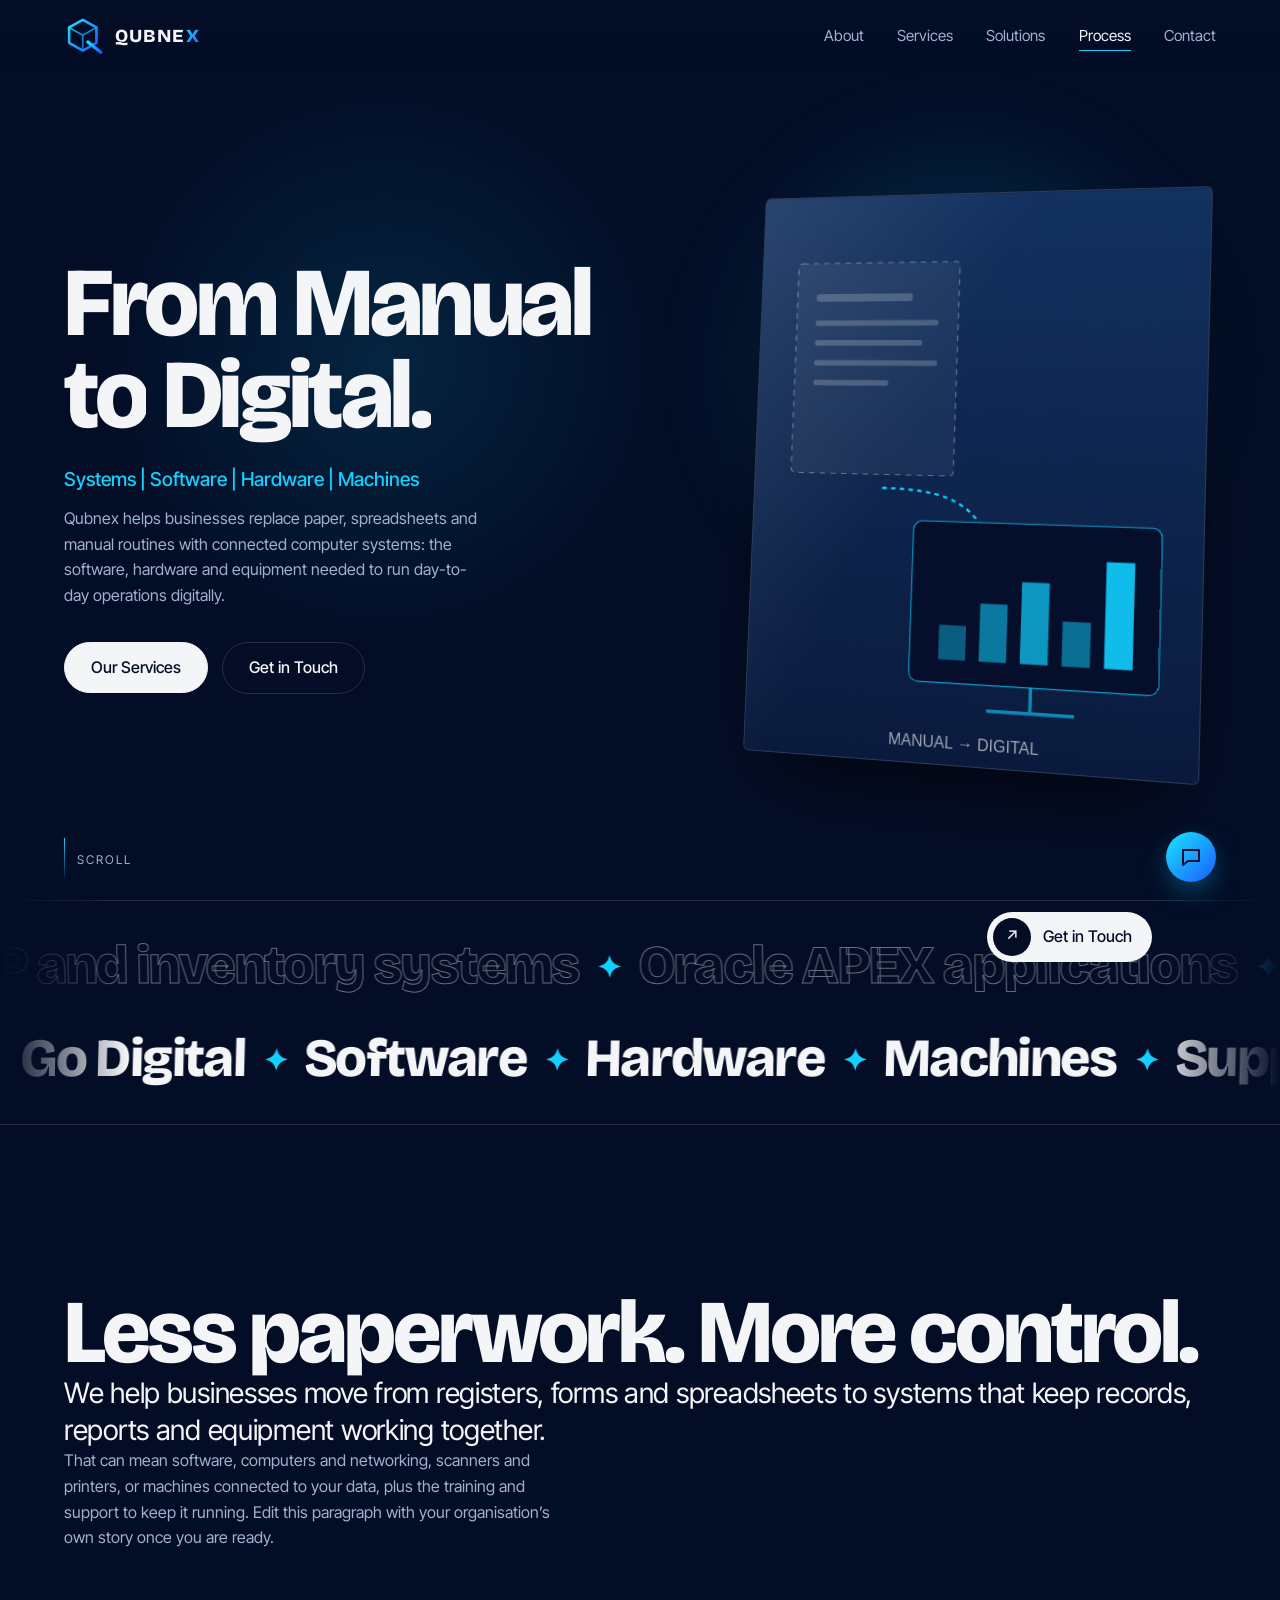
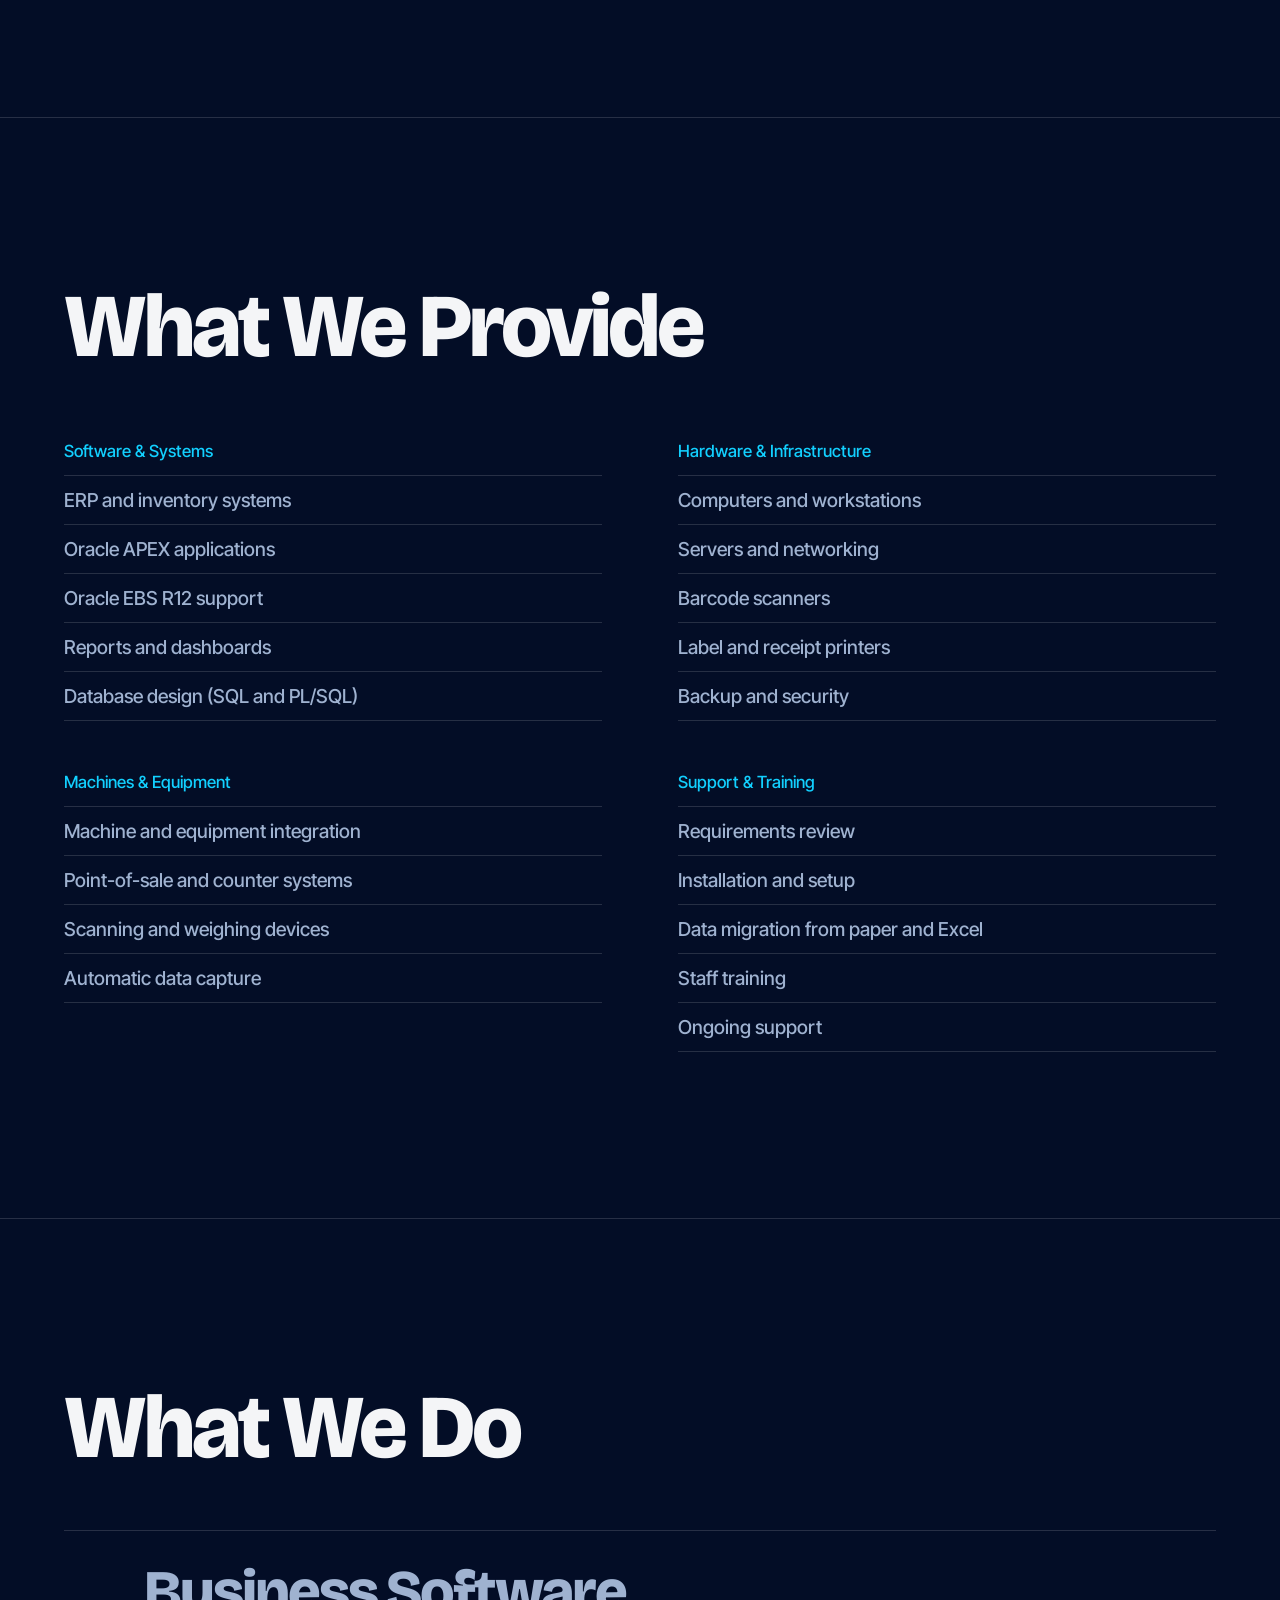
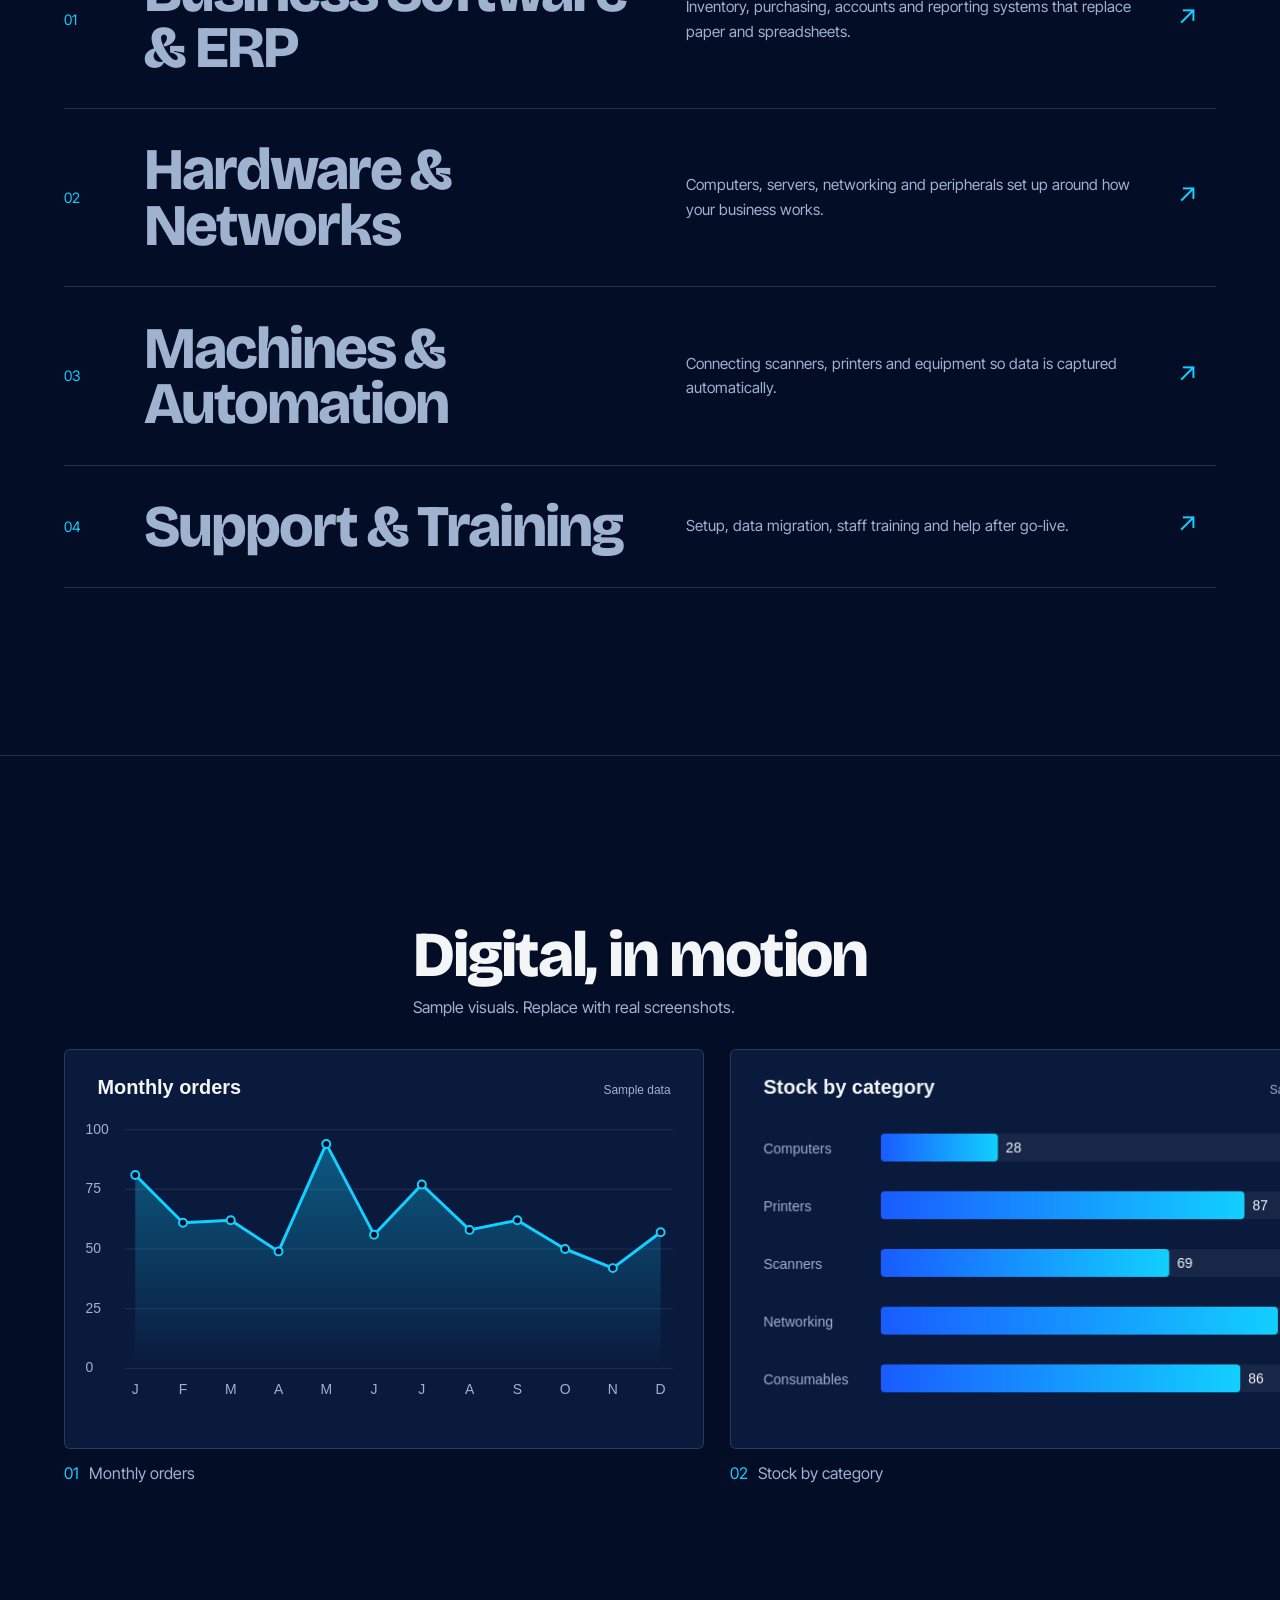
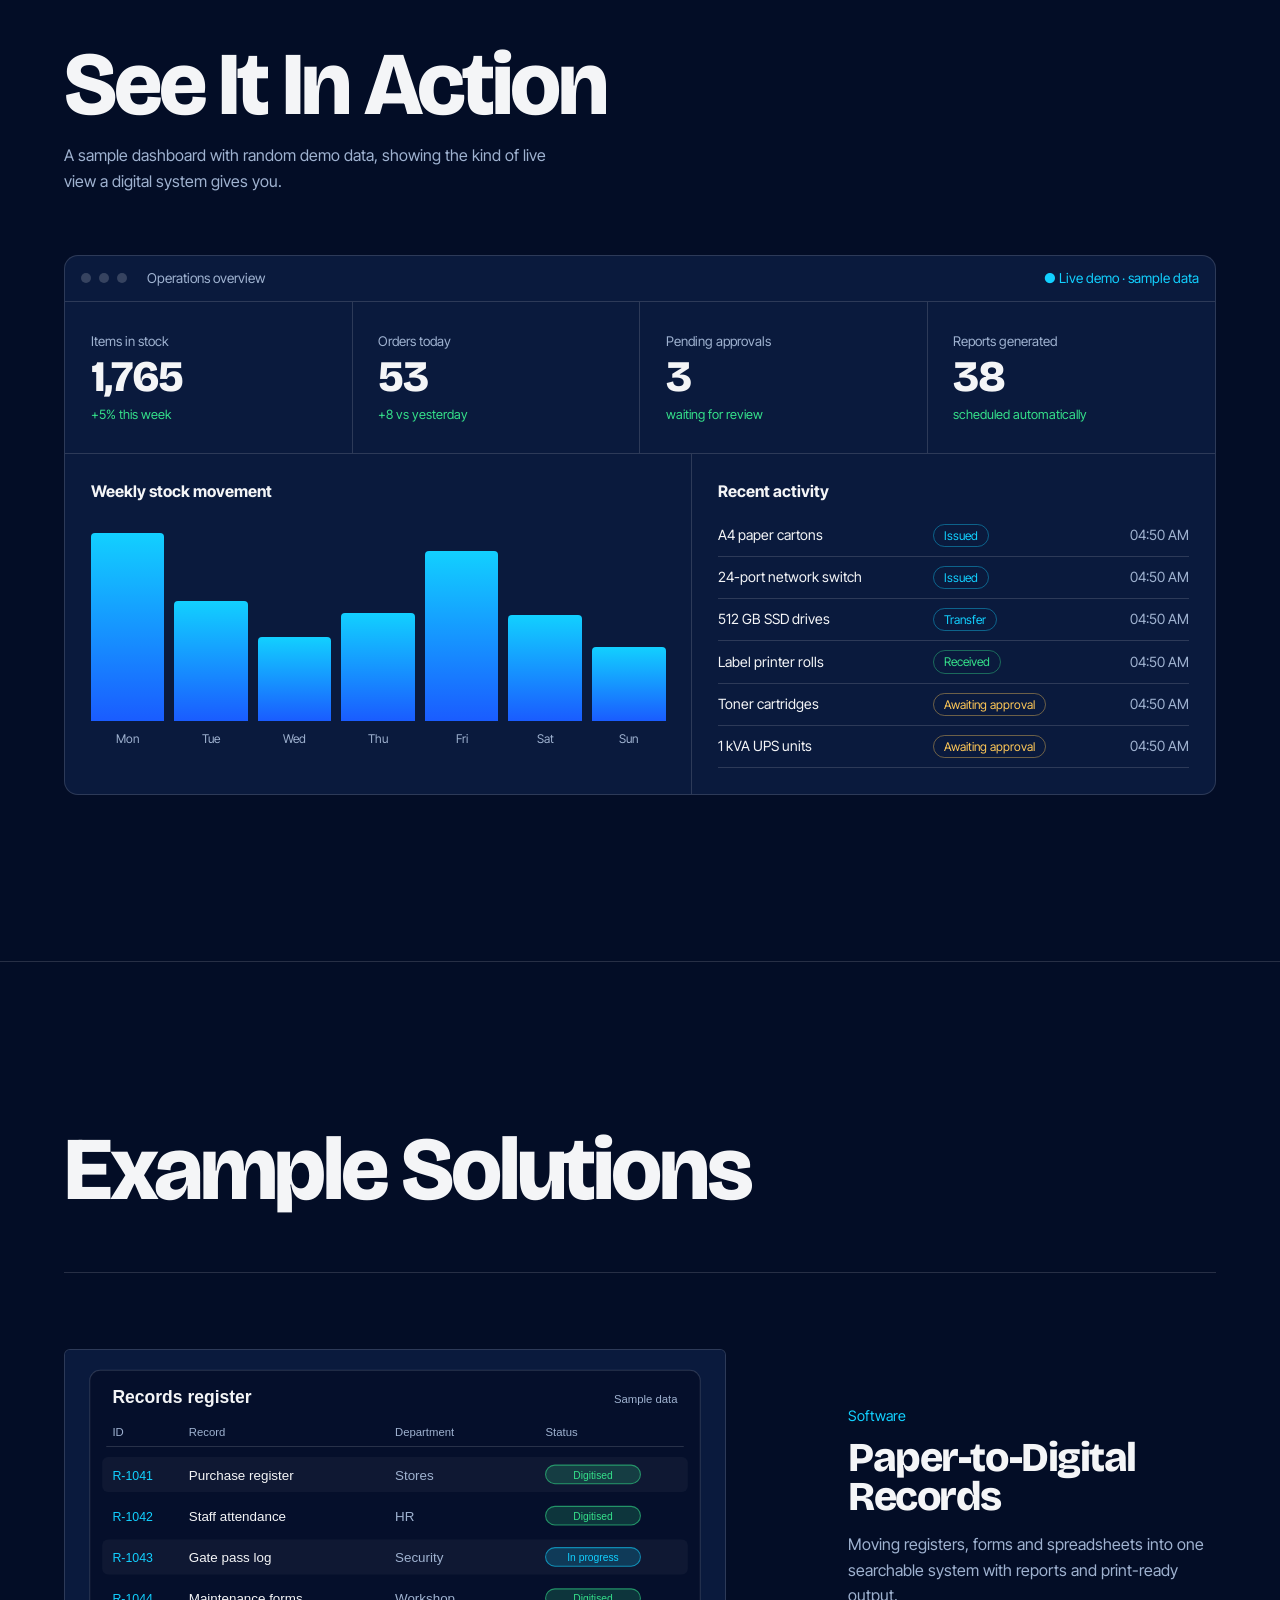
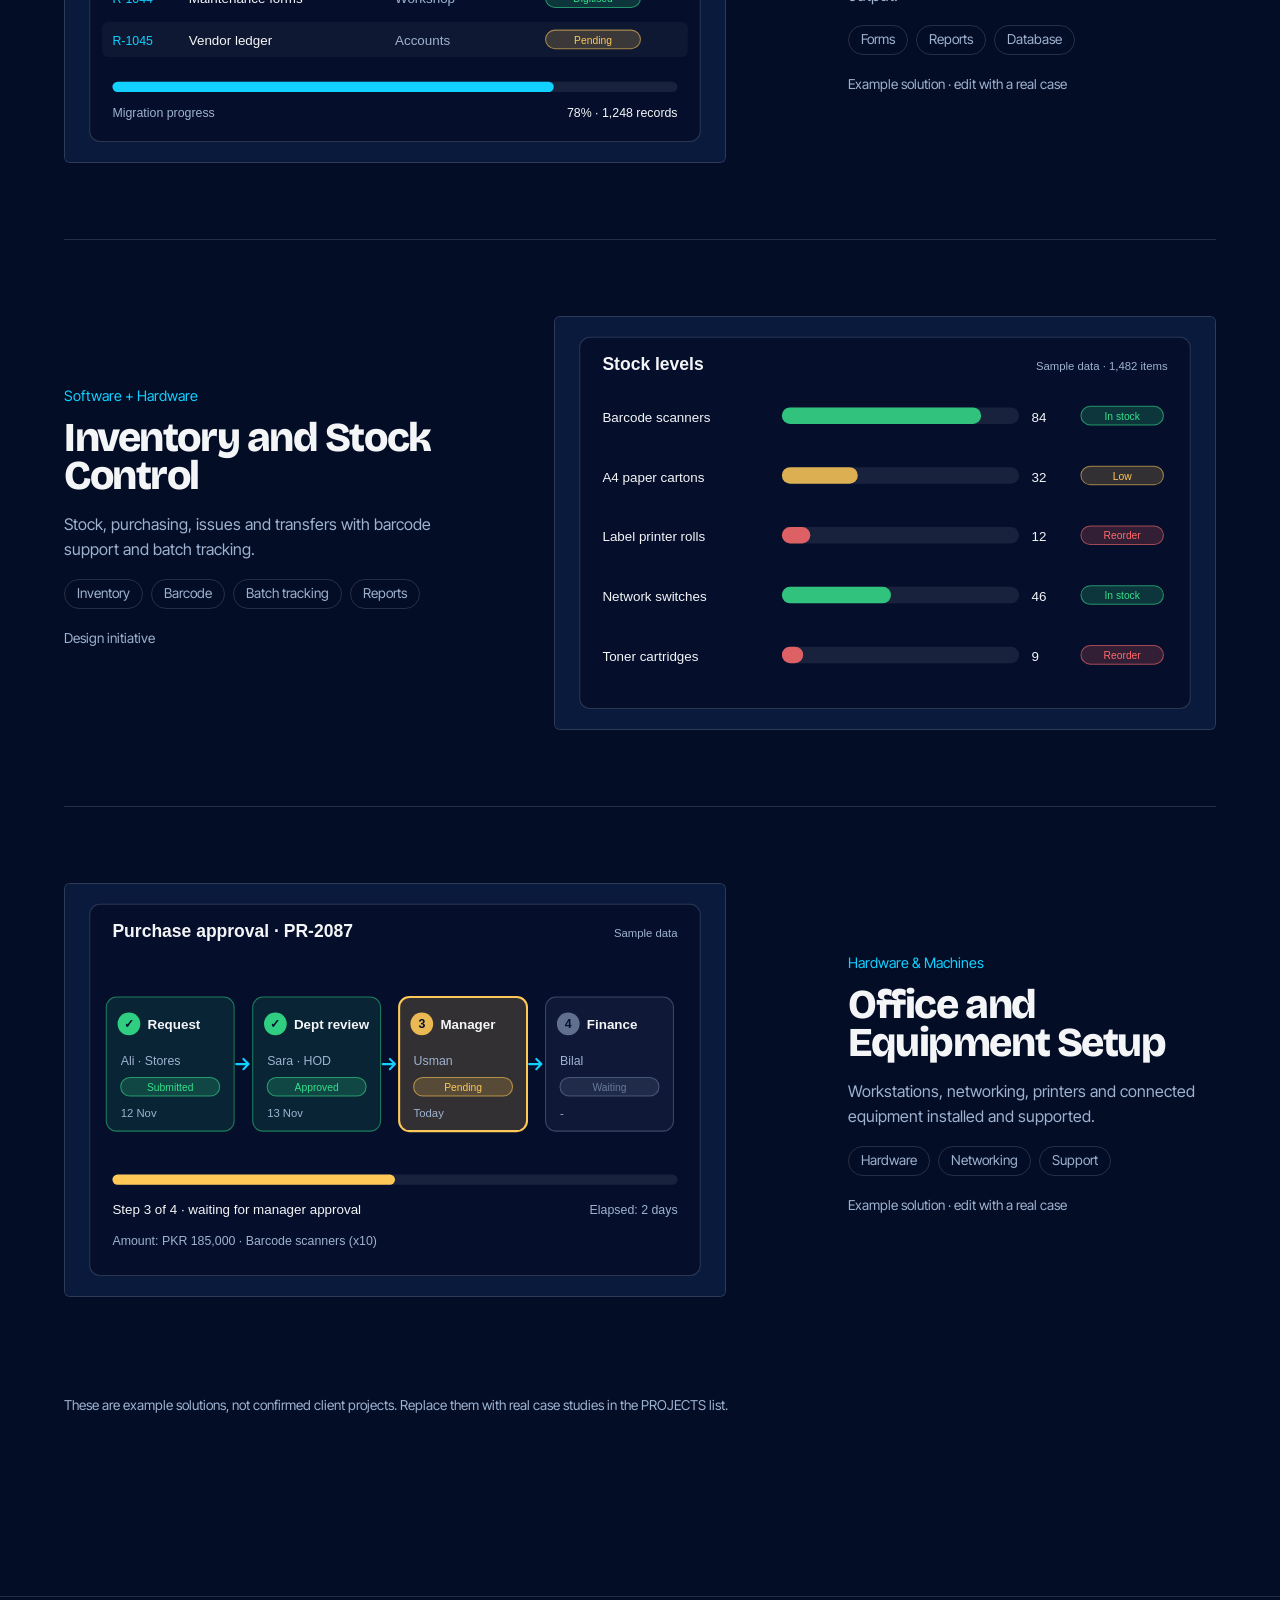
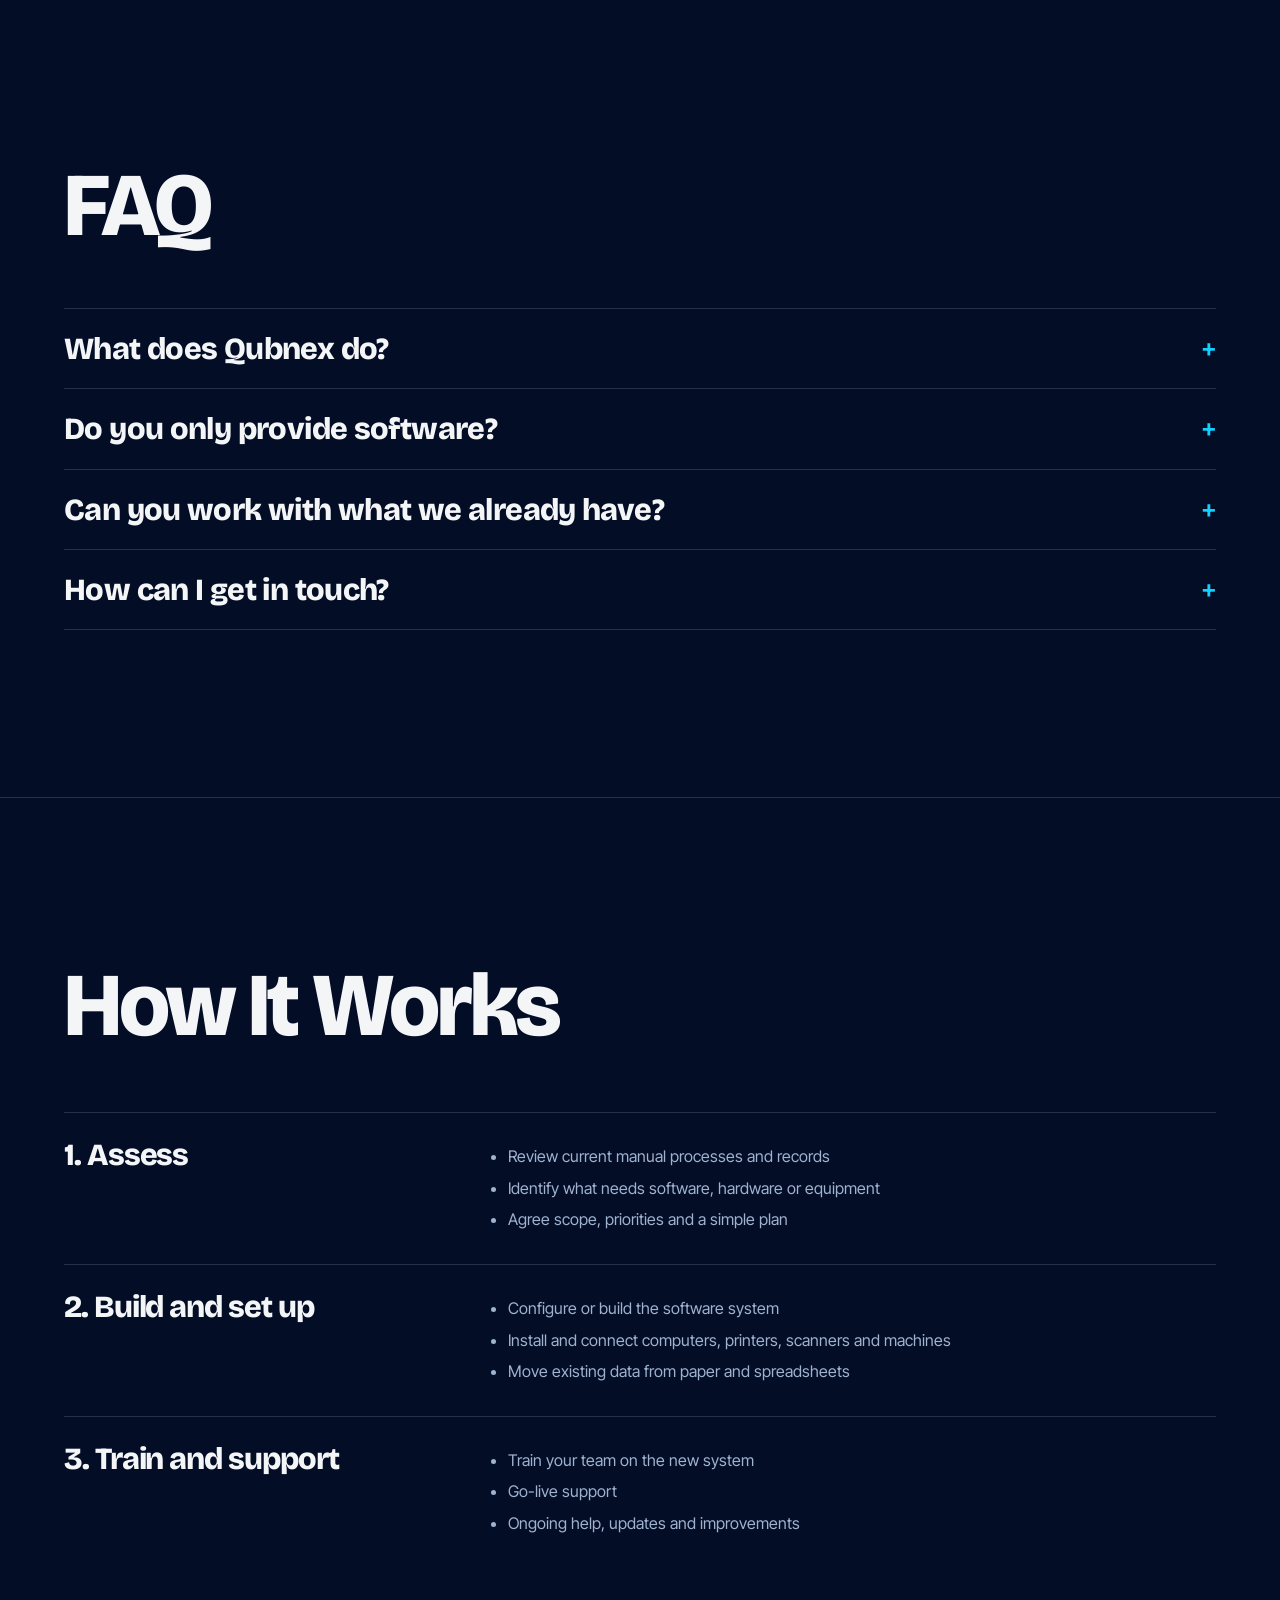
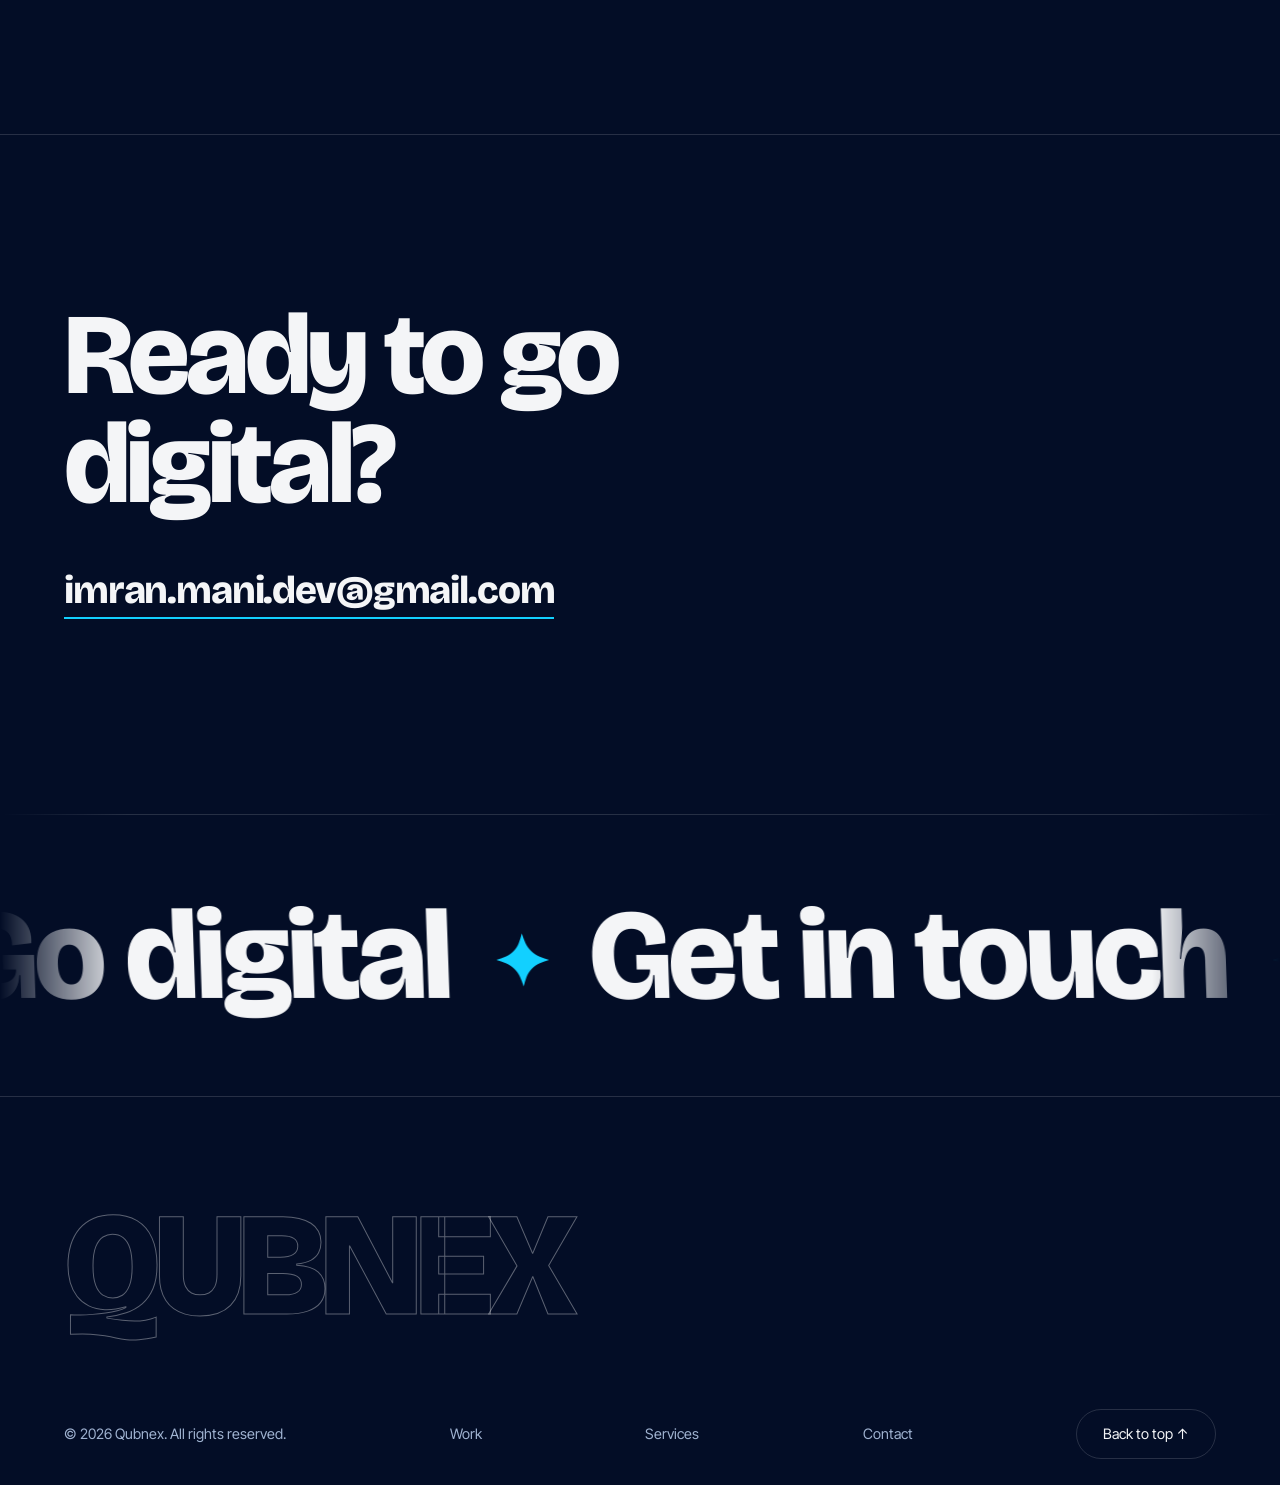
<file: index.html>
<!DOCTYPE html>
<html lang="en">
<head>
<meta charset="utf-8">
<meta name="viewport" content="width=device-width, initial-scale=1, viewport-fit=cover">
<meta name="description" content="Qubnex Technologies helps businesses replace manual work with digital systems: software and ERP, hardware, machines and support. Based in Multan, Pakistan.">
<meta name="robots" content="index, follow, max-image-preview:large">
<meta name="author" content="Qubnex Technologies">
<meta name="theme-color" content="#030d26">
<meta property="og:type" content="website">
<meta property="og:site_name" content="Qubnex Technologies">
<meta property="og:title" content="Qubnex Technologies | Digital Systems for Your Business">
<meta property="og:description" content="From paper and spreadsheets to connected software, hardware and machines. Intelligence Beyond Limits.">
<meta property="og:locale" content="en_US">
<meta name="twitter:card" content="summary">
<meta name="twitter:title" content="Qubnex Technologies | Digital Systems for Your Business">
<meta name="twitter:description" content="From paper and spreadsheets to connected software, hardware and machines.">
<link rel="canonical" href="https://initial.imran-mani-dev.workers.dev/">
<meta property="og:url" content="https://initial.imran-mani-dev.workers.dev/">
<meta property="og:image" content="https://initial.imran-mani-dev.workers.dev/og-image.png">
<title>Qubnex Technologies | Software, Hardware &amp; Digital Systems for Business</title>
<link rel="icon" type="image/svg+xml" href="favicon.svg">
<link rel="preconnect" href="https://fonts.googleapis.com">
<link rel="preconnect" href="https://fonts.gstatic.com" crossorigin>
<link href="https://fonts.googleapis.com/css2?family=Bricolage+Grotesque:opsz,wght@12..96,500;12..96,800&family=Inter+Tight:wght@400;500&display=swap" rel="stylesheet">
<link rel="stylesheet" href="style.css">
</head>
<body>
<div class="progress" aria-hidden="true"></div>
<a class="skip" href="#top">Skip to content</a>
<header><div class="wrap bar">
  <a class="logo" href="#top" aria-label="Qubnex, back to top"><img src="logo.svg" alt="" width="41" height="38"><span id="logo">QUBNEX</span></a>
  <button class="burger" aria-expanded="false" aria-controls="nav">Menu</button>
  <nav id="nav" aria-label="Main"><ul>
    <li><a href="#about">About</a></li><li><a href="#services">Services</a></li><li><a href="#work">Solutions</a></li>
    <li><a href="#focus">Process</a></li><li><a href="#contact">Contact</a></li>
  </ul><div class="navsoc" id="navsoc"></div></nav>
</div></header>

<main id="top">
  <div class="wrap hero">
    <div class="aura" aria-hidden="true"></div>
    <div class="txt">
      <h1>From Manual to Digital.</h1>
      <p class="sub" id="positioning">Systems | Software | Hardware | Machines</p>
      <p class="lede">Qubnex helps businesses replace paper, spreadsheets and manual routines with connected computer systems: the software, hardware and equipment needed to run day-to-day operations digitally.</p>
      <div class="cta"><a class="btn pri" href="#services">Our Services</a><a class="btn" href="#contact">Get in Touch</a></div>
    </div>
    <div>
      <div class="stage"><div class="card" id="card">
        <img id="pimg" alt="" hidden>
        <svg id="pph" viewBox="0 0 400 500" role="img" aria-label="Illustration: paper records becoming a digital dashboard">
          <defs><linearGradient id="g" x1="0" y1="0" x2="0" y2="1"><stop offset="0" stop-color="#12315f"/><stop offset="1" stop-color="#0a1a3d"/></linearGradient></defs>
          <rect width="400" height="500" fill="url(#g)"/>
          <rect x="34" y="60" width="150" height="190" rx="4" fill="#f4f5f7" fill-opacity=".05" stroke="#fff" stroke-opacity=".35" stroke-dasharray="5 5"/><g fill="#fff" fill-opacity=".2"><rect x="52" y="88" width="90" height="7" rx="3"/><rect x="52" y="112" width="114" height="5" rx="2"/><rect x="52" y="130" width="100" height="5" rx="2"/><rect x="52" y="148" width="114" height="5" rx="2"/><rect x="52" y="166" width="70" height="5" rx="2"/></g>
          <path d="M120 262 C170 262 200 270 214 300" fill="none" stroke="#12d0ff" stroke-width="2" stroke-dasharray="4 4"/><rect x="150" y="290" width="216" height="140" rx="8" fill="#050f2b" stroke="#12d0ff" stroke-opacity=".7"/><g fill="#12d0ff"><rect x="176" y="380" width="24" height="30" fill-opacity=".4"/><rect x="212" y="360" width="24" height="50" fill-opacity=".55"/><rect x="248" y="340" width="24" height="70" fill-opacity=".7"/><rect x="284" y="372" width="24" height="38" fill-opacity=".5"/><rect x="320" y="320" width="24" height="90" fill-opacity=".9"/></g><path d="M258 430v22M220 452h76" stroke="#12d0ff" stroke-opacity=".6" stroke-width="3" fill="none"/>
          <text x="200" y="486" fill="#a0a5b1" font-family="Arial" font-size="14" text-anchor="middle">MANUAL → DIGITAL</text>
        </svg>
      </div></div>
      <button class="pick" id="pick">Preview with my photo</button>
      <input type="file" id="file" accept="image/*" hidden>
    </div>
    <div class="hint" aria-hidden="true"><i></i>Scroll</div>
  </div>

  <div class="marquee" aria-hidden="true"><div class="track" id="track"></div></div>
  <div class="marquee" aria-hidden="true"><div class="track fill" id="track2"></div></div>

  <section id="about"><div class="wrap">
    <h2 class="rv">Less paperwork. More control.</h2>
    <div class="cols">
      <p class="big rv">We help businesses move from registers, forms and spreadsheets to systems that keep records, reports and equipment working together.</p>
      <p class="small rv">That can mean software, computers and networking, scanners and printers, or machines connected to your data, plus the training and support to keep it running. Edit this paragraph with your organisation’s own story once you are ready.</p>
    </div>
  </div></section>

  <section id="toolkit"><div class="wrap">
    <h2 class="rv">What We Provide</h2>
    <div class="groups" id="groups"></div>
  </div></section>

  <section id="services"><div class="wrap"><h2 class="rv">What We Do</h2><ul class="svc" id="svc"></ul></div></section>

  <section id="gal" class="gal"><div class="pin"><div class="wrap ghead"><h2>Digital, in motion</h2><p class="small">Sample visuals. Replace with real screenshots.</p></div><div class="gtrack" id="gtrack"></div></div></section>

  <section id="dash" class="dash"><div class="wrap"><h2 class="rv">See It In Action</h2><p class="small rv" style="margin-top:16px">A sample dashboard with random demo data, showing the kind of live view a digital system gives you.</p>
    <div class="frame rv"><div class="dtop"><i></i><i></i><i></i><span>Operations overview</span><em>● Live demo · sample data</em></div>
    <div class="kpis" id="kpis"></div>
    <div class="dgrid"><div class="dchart"><b>Weekly stock movement</b><div class="bars" id="bars"></div><div class="days" id="days"></div></div>
    <div class="dlist"><b>Recent activity</b><table><tbody id="feed"></tbody></table></div></div></div></div></section>

  <section id="work" class="work"><div class="wrap">
    <h2 class="rv">Example Solutions</h2>
    <div class="list" id="projects"></div>
    <p class="note">These are example solutions, not confirmed client projects. Replace them with real case studies in the PROJECTS list.</p>
  </div></section>

  <section id="faq" class="faq"><div class="wrap"><h2 class="rv">FAQ</h2><div id="faqList" style="margin-top:clamp(28px,5vw,60px)"></div></div></section>

  <section id="focus" class="focus"><div class="wrap">
    <h2 class="rv" id="focusTitle">How It Works</h2>
    <div class="rows" id="focusRows"></div>
  </div></section>

  <section id="contact" class="contact"><div class="wrap">
    <h2 class="rv">Ready to go digital?</h2>
    <a class="mail rv" id="mail" href="#"></a>
    <div class="social" id="social"></div>
  </div></section>
<div class="marquee big" aria-hidden="true"><div class="track fill" id="track3"></div></div>
</main>
<a class="fab" id="fab" href="#contact"><span class="av" aria-hidden="true">↗</span>Get in Touch</a>
<button class="chatbtn" id="chatbtn" aria-label="Open chat" aria-expanded="false" aria-controls="chat"><svg width="24" height="24" viewBox="0 0 24 24" fill="none" stroke="currentColor" stroke-width="2" stroke-linejoin="round" aria-hidden="true"><path d="M4 5h16v11H9l-5 4z"/></svg></button>
<div class="chat" id="chat" role="dialog" aria-label="Chat with Qubnex">
  <div class="chhead"><img id="chimg" alt=""><div><b>Qubnex Assistant</b><small>Online</small></div><button id="chclose" aria-label="Close chat">×</button></div>
  <div class="chlog" id="chlog" aria-live="polite"></div>
  <div class="chips" id="chips"></div>
  <form class="chform" id="chform"><input id="chin" placeholder="Type a message…" aria-label="Message" autocomplete="off"><button type="submit">Send</button></form>
  <div class="chnote">Demo assistant · scripted replies</div>
</div>
<footer><div class="wrap"><div class="giant" id="giant">Qubnex</div>
<div class="frow"><span>© <span id="yr"></span> <span id="fname">Qubnex</span>. All rights reserved.</span><a href="#work">Work</a><a href="#services">Services</a><a href="#contact">Contact</a><button class="btn up" id="up">Back to top ↑</button></div></div></footer>

<script src="script.js"></script>
</body>
</html>
</file>
<file: style.css>
:root{
  /* ---- Portrait motion settings (edit freely) ---- */
  --tilt-y:-16;        /* default rotateY, degrees */
  --tilt-x:3;          /* default rotateX, degrees */
  --tilt-z:2;          /* default rotateZ, degrees */
  --hover-y:10;        /* extra rotateY range on pointer move, degrees */
  --scroll-y:14;       /* extra rotateY across the hero while scrolling, degrees */
  --intro-ms:1600ms;   /* entrance duration */
  --intensity:1;       /* overall movement multiplier (reduced on mobile automatically) */
  /* ---- Theme ---- */
  --bg:#030d26; --bg2:#0a1a3d; --ink:#f4f5f7; --mute:#9fb2d0; --line:rgba(255,255,255,.14); --accent:#12d0ff;
  --display:"Bricolage Grotesque","Arial Narrow",Arial,sans-serif; --body:"Inter Tight",system-ui,-apple-system,"Segoe UI",sans-serif;
  --pad:clamp(20px,5vw,72px);
  color-scheme:dark;box-sizing:border-box;
  padding-top:env(safe-area-inset-top,0px);padding-bottom:env(safe-area-inset-bottom,0px);
}
*,*::before,*::after{box-sizing:inherit}
html{scroll-behavior:smooth;scroll-padding-top:calc(72px + env(safe-area-inset-top,0px))}
body{margin:0;background:var(--bg);color:var(--ink);font:400 clamp(16px,1.1vw,18px)/1.6 var(--body);overflow-x:hidden;-webkit-font-smoothing:antialiased}
a{color:inherit;text-decoration:none}
:focus-visible{outline:2px solid var(--accent);outline-offset:4px;border-radius:2px}
.wrap{padding-inline:var(--pad);max-width:1600px;margin-inline:auto}
h1,h2,h3{font-family:var(--display);margin:0;line-height:.94;letter-spacing:-.035em;font-weight:800}

header{position:fixed;inset:0 0 auto 0;z-index:20;padding-top:env(safe-area-inset-top,0px);background:linear-gradient(var(--bg) 45%,transparent)}
.bar{display:flex;align-items:center;justify-content:space-between;height:72px}
.logo{font:800 1.2rem var(--display);letter-spacing:-.03em}
nav ul{display:flex;gap:clamp(18px,2.6vw,40px);list-style:none;margin:0;padding:0}
nav a{position:relative;color:var(--mute);font-size:.95rem;padding:6px 0;transition:color .25s}
nav a::after{content:"";position:absolute;left:0;right:0;bottom:0;height:1px;background:var(--accent);transform:scaleX(0);transform-origin:left;transition:transform .35s}
nav a:hover,nav a.on{color:var(--ink)}nav a:hover::after,nav a.on::after{transform:scaleX(1)}
.burger{display:none;background:none;border:1px solid var(--line);color:var(--ink);border-radius:99px;padding:8px 16px;font:inherit;cursor:pointer}

/* hero */
.hero{min-height:100svh;display:grid;grid-template-columns:1.3fr 1fr;align-items:center;gap:0 2vw;padding-top:100px;padding-bottom:48px;overflow-x:clip}
.hero .txt{position:relative;z-index:2}
.hero h1{font-size:clamp(3rem,7.6vw,8.6rem);max-width:9.5ch}
.hero .sub{margin:26px 0 0;font:500 clamp(1rem,1.5vw,1.3rem)/1.3 var(--body);color:var(--accent)}
.hero .lede{max-width:46ch;color:var(--mute);margin:14px 0 0}
.cta{display:flex;flex-wrap:wrap;gap:14px;margin-top:34px}
.btn{display:inline-block;border:1px solid var(--line);border-radius:99px;padding:12px 26px;font-weight:500;transition:background .25s,color .25s,border-color .25s}
.btn.pri{background:var(--ink);color:var(--bg);border-color:var(--ink)}
.btn.pri:hover{background:var(--accent);border-color:var(--accent);color:#fff}
.btn:not(.pri):hover{border-color:var(--ink)}
.stage{perspective:1100px;display:flex;justify-content:center;align-items:center;min-width:0;animation:rise 1.2s .15s cubic-bezier(.2,.7,.2,1) both}
.card{position:relative;width:min(100%,460px);aspect-ratio:4/5;border-radius:6px;overflow:hidden;background:var(--bg2);border:1px solid var(--line);
  transform-style:preserve-3d;will-change:transform;box-shadow:0 40px 80px -30px rgba(0,0,0,.8)}
.card img,.card svg{position:absolute;inset:0;width:100%;height:100%;object-fit:cover;object-position:center top;display:block}
.card img[hidden]{display:none}
.card::after{content:"";position:absolute;inset:0;background:linear-gradient(115deg,rgba(255,255,255,.1),transparent 40%);pointer-events:none}
.pick{display:block;margin:14px auto 0;background:none;border:0;color:var(--mute);font:inherit;font-size:.85rem;text-decoration:underline;text-underline-offset:3px;cursor:pointer}
.pick:hover{color:var(--ink)}
.hero .txt>*{animation:rise 1s both cubic-bezier(.2,.7,.2,1)}
.hero h1{animation-delay:.05s}.hero .sub{animation-delay:.3s}.hero .lede{animation-delay:.42s}.hero .cta{animation-delay:.55s}
@keyframes rise{from{opacity:0;transform:translateY(36px)}to{opacity:1;transform:none}}

section{padding-block:clamp(80px,13vw,180px);border-top:1px solid var(--line)}
h2{font-size:clamp(2.4rem,7vw,7.5rem)}
.about .cols{display:grid;grid-template-columns:1fr 1fr;gap:clamp(24px,6vw,96px);margin-top:clamp(36px,6vw,80px)}
.big{font-size:clamp(1.3rem,2.2vw,2rem);line-height:1.3;letter-spacing:-.01em;margin:0}
.small{color:var(--mute);margin:0;max-width:54ch}

.groups{display:grid;grid-template-columns:repeat(2,1fr);gap:clamp(28px,4vw,56px) clamp(24px,6vw,96px);margin-top:clamp(36px,6vw,72px)}
.group h3{font:500 1.05rem var(--body);letter-spacing:0;color:var(--accent);padding-bottom:14px;border-bottom:1px solid var(--line)}
.group ul{list-style:none;margin:0;padding:0}
.group li{padding:12px 0;border-bottom:1px solid var(--line);font:500 clamp(1.05rem,1.5vw,1.3rem) var(--body);color:var(--mute);transition:color .3s,padding-left .3s}
.group li:hover{color:var(--ink);padding-left:12px}

.work .list{margin-top:clamp(28px,5vw,60px)}
.project{display:grid;grid-template-columns:repeat(12,1fr);gap:24px;align-items:center;padding-block:clamp(36px,6vw,76px);border-top:1px solid var(--line)}
.project:nth-child(odd) .vis{grid-column:1/8}.project:nth-child(odd) .info{grid-column:9/13}
.project:nth-child(even) .vis{grid-column:6/13;grid-row:1}.project:nth-child(even) .info{grid-column:1/5;grid-row:1}
.vis{aspect-ratio:16/10;border-radius:6px;overflow:hidden;background:var(--bg2);border:1px solid var(--line)}
.vis svg{width:100%;height:100%;display:block;transition:transform .8s cubic-bezier(.2,.7,.2,1)}
.project:hover .vis svg{transform:scale(1.04)}
.info .cat{color:var(--accent);font-size:.9rem;margin:0 0 12px}
.info h3{font-size:clamp(1.7rem,3.2vw,3rem);margin-bottom:16px}
.info p{color:var(--mute);margin:0 0 16px}
.tags{display:flex;flex-wrap:wrap;gap:8px;list-style:none;margin:0 0 16px;padding:0}
.tags li{border:1px solid var(--line);border-radius:99px;padding:3px 12px;font-size:.85rem;color:var(--mute)}
.status{font-size:.85rem;color:var(--mute)}
.links{display:flex;gap:22px;margin-top:12px}.links a{border-bottom:1px solid var(--accent);padding-bottom:2px}.links a:hover{color:var(--accent)}

.focus .rows{margin-top:clamp(32px,5vw,64px)}
.row{display:grid;grid-template-columns:1fr 2fr;gap:clamp(16px,5vw,80px);padding:28px 0;border-top:1px solid var(--line)}
.row h3{font-size:clamp(1.4rem,2.4vw,2.2rem)}
.row ul{margin:0;padding-left:1.1em;color:var(--mute)}.row li{padding:3px 0}
.row .meta{color:var(--mute);margin:8px 0 0;font-size:.95rem}
.note{color:var(--mute);font-size:.85rem;margin-top:22px}

.contact h2{font-size:clamp(2.4rem,9vw,9.5rem);max-width:11ch}
.mail{display:inline-block;margin-top:clamp(28px,4vw,52px);font:800 clamp(1.2rem,3vw,2.6rem)/1.1 var(--display);letter-spacing:-.03em;border-bottom:2px solid var(--accent);padding-bottom:6px;overflow-wrap:anywhere;transition:color .25s}
.mail:hover{color:var(--accent)}
.social{display:flex;gap:24px;margin-top:28px;color:var(--mute)}.social a:hover{color:var(--ink)}
footer{border-top:1px solid var(--line);padding-block:26px;color:var(--mute);font-size:.9rem}

.rv{opacity:0;transform:translateY(26px);transition:opacity .9s,transform .9s cubic-bezier(.2,.7,.2,1)}.rv.in{opacity:1;transform:none}

/* ---- studio-style sections ---- */
.svc{list-style:none;margin:clamp(28px,5vw,60px) 0 0;padding:0}
.svc li{display:grid;grid-template-columns:60px 1fr minmax(0,.9fr) 40px;gap:20px;align-items:center;padding:clamp(18px,2.6vw,34px) 0;border-top:1px solid var(--line);transition:padding-left .4s}
.svc li:last-child{border-bottom:1px solid var(--line)}
.svc .n{color:var(--accent);font-size:.9rem}
.svc h3{font-size:clamp(1.7rem,4.6vw,4.4rem);color:var(--mute);transition:color .3s}
.svc p{margin:0;color:var(--mute);font-size:.95rem}
.svc .ar{color:var(--accent);font-size:1.6rem;transition:transform .4s}
.svc li:hover{padding-left:18px}.svc li:hover h3{color:var(--ink)}.svc li:hover .ar{transform:translate(6px,-6px)}
.peek{position:fixed;left:0;top:0;width:min(30vw,360px);z-index:15;pointer-events:none}
.pk{aspect-ratio:16/10;border-radius:6px;overflow:hidden;border:1px solid var(--line);background:var(--bg2);opacity:0;transform:scale(.7);transition:opacity .3s,transform .4s cubic-bezier(.2,.7,.2,1)}
.pk svg{width:100%;height:100%;display:block}.peek.on .pk{opacity:1;transform:scale(1)}
section.gal{padding-block:0}
.gal .pin{overflow-x:auto;padding-block:clamp(60px,12vw,120px)}
.ghead{margin-bottom:28px}.ghead h2{font-size:clamp(2.2rem,5vw,5rem)}.ghead .small{margin-top:10px}
.gtrack{display:flex;gap:clamp(16px,2vw,28px);padding-inline:var(--pad);width:max-content;will-change:transform}
.gcard{margin:0;flex:0 0 min(78vw,640px)}.gcard .vis{aspect-ratio:16/10}
.gcard figcaption{margin-top:12px;color:var(--mute)}.gcard figcaption span{color:var(--accent);margin-right:10px}
.gal.pinned .pin{position:sticky;top:0;height:100svh;overflow:hidden;display:flex;flex-direction:column;justify-content:center;padding-block:0}
.faq details{border-top:1px solid var(--line);padding:22px 0}.faq details:last-child{border-bottom:1px solid var(--line)}
.faq summary{list-style:none;cursor:pointer;display:flex;justify-content:space-between;gap:20px;font:800 clamp(1.2rem,2.4vw,2rem)/1.15 var(--display);letter-spacing:-.02em}
.faq summary::-webkit-details-marker{display:none}
.faq summary::after{content:"+";color:var(--accent);font-weight:500;transition:transform .35s}
.faq details[open] summary::after{transform:rotate(45deg)}
.faq .ans{color:var(--mute);max-width:70ch;margin:14px 0 0;animation:fadeIn .5s both}
@keyframes fadeIn{from{opacity:0;transform:translateY(-8px)}}
.giant{font:800 clamp(2.4rem,11.5vw,13rem)/.9 var(--display);letter-spacing:-.05em;text-transform:uppercase;color:transparent;-webkit-text-stroke:1px rgba(255,255,255,.35);padding-block:clamp(30px,6vw,80px);overflow-wrap:anywhere;transition:color .5s}
.giant:hover{color:var(--ink)}
.frow{display:flex;flex-wrap:wrap;gap:16px 32px;justify-content:space-between;align-items:center}
.frow a{color:var(--mute)}.frow a:hover{color:var(--ink)}
.up{background:none;color:var(--ink);cursor:pointer;font:inherit}
@media (max-width:860px){.svc li{grid-template-columns:36px 1fr}.svc p{grid-column:2}.svc .ar{display:none}}
/* ---- extra motion ---- */
.progress{position:fixed;top:env(safe-area-inset-top,0px);left:0;right:0;height:2px;background:var(--accent);transform:scaleX(var(--p,0));transform-origin:left;z-index:30}
header{transition:transform .45s cubic-bezier(.2,.7,.2,1)}header.hide{transform:translateY(-100%)}
.hero{position:relative}
.aura{position:absolute;inset:0;z-index:0;pointer-events:none}
.aura::before{content:"";position:absolute;width:46vw;height:46vw;max-width:640px;max-height:640px;right:2%;top:8%;border-radius:50%;background:radial-gradient(circle,rgba(18,208,255,.24),transparent 65%);filter:blur(30px);animation:drift 14s ease-in-out infinite alternate}
.aura::after{content:"";position:absolute;inset:0;background:radial-gradient(480px circle at var(--mx,30%) var(--my,40%),rgba(18,208,255,.12),transparent 60%)}
@keyframes drift{to{transform:translate(-6vw,8vh) scale(1.18)}}
.hero .txt>h1{animation:none}
.w{display:inline-block;overflow:hidden;vertical-align:top;padding-bottom:.1em;margin-bottom:-.1em}
.w>i{display:inline-block;font-style:normal;transform:translateY(108%);animation:up 1.1s cubic-bezier(.2,.7,.2,1) forwards;animation-delay:calc(var(--i)*80ms + 120ms)}
@keyframes up{to{transform:none}}
.hint{position:absolute;left:var(--pad);bottom:18px;display:flex;align-items:center;gap:12px;color:var(--mute);font-size:.75rem;letter-spacing:.16em;text-transform:uppercase}
.hint i{width:1px;height:44px;background:linear-gradient(var(--accent),transparent);transform-origin:top;animation:grow 2.2s ease-in-out infinite}
@keyframes grow{0%{transform:scaleY(0)}55%{transform:scaleY(1);opacity:1}100%{transform:scaleY(1);opacity:0}}
.marquee{border-top:1px solid var(--line);padding-block:clamp(22px,3vw,40px);overflow:hidden;-webkit-mask-image:linear-gradient(90deg,transparent,#000 10%,#000 90%,transparent);mask-image:linear-gradient(90deg,transparent,#000 10%,#000 90%,transparent)}
.track{display:flex;width:max-content;animation:marq 42s linear infinite}
.track{animation:none;will-change:transform}
.marquee+.marquee{border-top:0;padding-top:0}
.track.fill span{color:var(--ink);-webkit-text-stroke:0}.track.fill span:hover{color:var(--accent)}
.marquee.big{padding-block:clamp(40px,6vw,90px)}.marquee.big .track span{font-size:clamp(3rem,10vw,9rem)}
.cur{position:fixed;left:0;top:0;width:14px;height:14px;border:1px solid var(--accent);border-radius:50%;pointer-events:none;z-index:50;opacity:0;transition:width .25s,height .25s,background .25s,opacity .3s}
.cur.big{width:60px;height:60px;background:rgba(18,208,255,.16)}
@media (hover:none){.cur{display:none}}
.track span{font:800 clamp(1.6rem,4.2vw,3.6rem)/1 var(--display);letter-spacing:-.03em;color:transparent;-webkit-text-stroke:1px rgba(255,255,255,.4);white-space:nowrap;transition:color .3s}
.track span:hover{color:var(--ink)}
.track span::after{content:"✦";color:var(--accent);-webkit-text-stroke:0;margin:0 .6em;font-size:.55em;vertical-align:middle}
@keyframes marq{to{transform:translateX(-50%)}}
.group.in li{animation:liin .7s cubic-bezier(.2,.7,.2,1) both;animation-delay:calc(var(--i)*70ms + 150ms)}
@keyframes liin{from{opacity:0;transform:translateX(-16px)}to{opacity:1;transform:none}}
.project .vis{clip-path:inset(0 0 100% 0);transition:clip-path 1.3s cubic-bezier(.7,0,.2,1) .15s}
.project.in .vis{clip-path:inset(0)}
.btn{transition:background .25s,color .25s,border-color .25s,transform .25s}
@media (max-width:860px){.hint{display:none}}
@media (prefers-reduced-motion:reduce){.w>i{transform:none}.project .vis{clip-path:none}.group li{opacity:1}}

@media (max-width:860px){
  :root{--intensity:.45}
  .burger{display:block}
  nav{position:fixed;inset:calc(72px + env(safe-area-inset-top,0px)) 0 auto 0;background:var(--bg);border-bottom:1px solid var(--line);padding:12px var(--pad) 24px;display:none}
  nav.open{display:block}nav ul{flex-direction:column;gap:6px}nav a{display:block;font-size:1.4rem;padding:10px 0;color:var(--ink)}
  .hero{grid-template-columns:1fr;gap:36px;padding-top:92px}
  .stage{order:-1}.card{width:min(72%,340px)}
  .hero h1{max-width:none;font-size:clamp(2.8rem,13vw,5rem)}
  .about .cols,.groups,.row{grid-template-columns:1fr}
  .project .vis,.project .info{grid-column:1/-1!important;grid-row:auto!important}
}
*{scrollbar-width:none;-ms-overflow-style:none}*::-webkit-scrollbar{display:none}
.logo{display:flex;align-items:center;gap:10px}
#logo{text-transform:uppercase;letter-spacing:.06em;font-size:1.15rem}
#logo b{font-weight:800;background:linear-gradient(135deg,#19e6ff,#1a5cff);-webkit-background-clip:text;background-clip:text;color:transparent}
/* ---- demo dashboard + chat ---- */
.dash .frame{margin-top:clamp(28px,5vw,60px);border:1px solid var(--line);border-radius:14px;background:var(--bg2);overflow:hidden}
.dtop{display:flex;align-items:center;gap:8px;padding:12px 16px;border-bottom:1px solid var(--line);color:var(--mute);font-size:.85rem}
.dtop i{width:10px;height:10px;border-radius:50%;background:rgba(255,255,255,.18)}.dtop span{margin-left:12px}.dtop em{margin-left:auto;font-style:normal;color:var(--accent)}
.kpis{display:grid;grid-template-columns:repeat(4,1fr);border-bottom:1px solid var(--line)}
.kpi{padding:clamp(16px,2vw,28px);border-right:1px solid var(--line)}.kpi:last-child{border-right:0}
.kpi small{color:var(--mute)}.kpi b{display:block;font:800 clamp(1.6rem,3.4vw,3rem)/1.1 var(--display);letter-spacing:-.03em}.kpi span{font-size:.8rem;color:#35e08a}
.dgrid{display:grid;grid-template-columns:1.2fr 1fr}
.dchart{padding:clamp(16px,2vw,28px);border-right:1px solid var(--line)}
.bars{display:flex;align-items:flex-end;gap:10px;height:200px;margin-top:16px}
.bars div{flex:1;background:linear-gradient(var(--accent),#1a5cff);border-radius:4px 4px 0 0;height:0;transition:height 1.1s cubic-bezier(.2,.7,.2,1)}
.days{display:flex;gap:10px;color:var(--mute);font-size:.75rem;margin-top:8px}.days span{flex:1;text-align:center}
.dlist{padding:clamp(16px,2vw,28px)}.dlist table{width:100%;border-collapse:collapse;font-size:.88rem;margin-top:10px}
.dlist td{padding:9px 0;border-bottom:1px solid var(--line)}.dlist td:last-child{text-align:right;color:var(--mute)}
.tag{display:inline-block;border-radius:99px;padding:1px 10px;font-size:.75rem;border:1px solid var(--line)}
.tag.ok{color:#35e08a;border-color:rgba(53,224,138,.4)}.tag.wait{color:#ffc857;border-color:rgba(255,200,87,.4)}.tag.act{color:var(--accent);border-color:rgba(18,208,255,.4)}
.chatbtn{position:fixed;right:var(--pad);bottom:calc(18px + env(safe-area-inset-bottom,0px));z-index:26;width:50px;height:50px;border-radius:50%;border:0;background:linear-gradient(135deg,#19e6ff,#1a5cff);color:#02122e;cursor:pointer;display:grid;place-items:center;box-shadow:0 10px 30px -8px rgba(18,208,255,.6);transition:transform .3s}
.chatbtn:hover{transform:scale(1.08)}body .fab{right:calc(var(--pad) + 64px)}
.chat{position:fixed;right:var(--pad);bottom:calc(84px + env(safe-area-inset-bottom,0px));z-index:27;width:min(360px,calc(100vw - 2*var(--pad)));height:min(520px,calc(100svh - 150px));display:flex;flex-direction:column;background:var(--bg2);border:1px solid var(--line);border-radius:14px;overflow:hidden;box-shadow:0 30px 80px -20px rgba(0,0,0,.8);opacity:0;transform:translateY(16px) scale(.97);pointer-events:none;visibility:hidden;transition:opacity .3s,transform .3s,visibility 0s .3s}
.chat.open{opacity:1;transform:none;pointer-events:auto;visibility:visible;transition:opacity .3s,transform .3s}
.chhead{display:flex;align-items:center;gap:12px;padding:14px 16px;border-bottom:1px solid var(--line)}.chhead img{height:30px;width:auto}
.chhead b{display:block;font-size:.95rem}.chhead small{color:var(--mute);display:flex;align-items:center;gap:6px}.chhead small::before{content:"";width:7px;height:7px;border-radius:50%;background:#35e08a}
.chhead button{margin-left:auto;background:none;border:0;color:var(--mute);font-size:1.5rem;line-height:1;cursor:pointer}
.chlog{flex:1;overflow-y:auto;padding:16px;display:flex;flex-direction:column;gap:10px}
.msg{max-width:84%;padding:10px 14px;border-radius:14px;font-size:.92rem;line-height:1.45;animation:fadeIn .35s both}
.msg.bot{background:rgba(255,255,255,.07);border-bottom-left-radius:4px;align-self:flex-start}
.msg.me{background:var(--accent);color:#02122e;border-bottom-right-radius:4px;align-self:flex-end}
.msg time{display:block;font-size:.7rem;opacity:.6;margin-top:4px}
.msg.typing{display:flex;gap:4px;padding:14px}.typing i{width:6px;height:6px;border-radius:50%;background:var(--mute);animation:blink 1s infinite}.typing i:nth-child(2){animation-delay:.15s}.typing i:nth-child(3){animation-delay:.3s}
@keyframes blink{0%,60%,100%{opacity:.25}30%{opacity:1}}
.chips{display:flex;flex-wrap:wrap;gap:8px;padding:0 16px 12px}
.chips button{background:none;border:1px solid var(--line);color:var(--ink);border-radius:99px;padding:6px 12px;font:inherit;font-size:.82rem;cursor:pointer;transition:border-color .2s,color .2s}.chips button:hover{border-color:var(--accent);color:var(--accent)}
.chform{display:flex;gap:8px;padding:12px;border-top:1px solid var(--line)}
.chform input{flex:1;min-width:0;background:rgba(255,255,255,.06);border:1px solid var(--line);border-radius:99px;color:var(--ink);padding:10px 16px;font:inherit;font-size:.92rem}
.chform button{border:0;border-radius:99px;background:var(--accent);color:#02122e;padding:0 18px;cursor:pointer;font:inherit;font-weight:500}
.chnote{text-align:center;color:var(--mute);font-size:.72rem;padding:0 12px 10px}
@media (max-width:860px){.kpis{grid-template-columns:repeat(2,1fr)}.kpi:nth-child(2){border-right:0}.kpi:nth-child(-n+2){border-bottom:1px solid var(--line)}.dgrid{grid-template-columns:1fr}.dchart{border-right:0;border-bottom:1px solid var(--line)}}
.skip{position:absolute;left:-999px;top:0}.skip:focus{left:12px;top:12px;z-index:200;background:#fff;color:#000;padding:8px 14px;border-radius:6px}
.gcard .draw{stroke-dasharray:1400;stroke-dashoffset:1400;transition:stroke-dashoffset 2.2s cubic-bezier(.3,.7,.2,1)}
.gcard.go .draw{stroke-dashoffset:0}
.gcard .gdraw{stroke-dasharray:378;stroke-dashoffset:378;transition:stroke-dashoffset 2s cubic-bezier(.3,.7,.2,1)}
.gcard.go .gdraw{stroke-dashoffset:var(--o)}
.gcard .gb{transform-box:fill-box;transform-origin:left center;transform:scaleX(0);transition:transform 1.3s cubic-bezier(.2,.7,.2,1)}
.gcard.go .gb{transform:none}
.gcard .fd{opacity:0;transition:opacity 1s .6s}.gcard.go .fd{opacity:1}
.pick{display:none}
.navsoc{display:none}
.fab{position:fixed;right:var(--pad);bottom:calc(18px + env(safe-area-inset-bottom,0px));z-index:25;display:flex;align-items:center;gap:12px;padding:6px 20px 6px 6px;border-radius:99px;background:var(--ink);color:var(--bg);font-weight:500;transform:translateY(160%);transition:transform .5s cubic-bezier(.2,.7,.2,1),background .25s,color .25s}
.fab.show{transform:none}.fab:hover{background:var(--accent);color:#fff}
.fab .av{display:grid;place-items:center;width:38px;height:38px;border-radius:50%;background:var(--bg);color:var(--ink)}
.project .vis svg{transition:transform .8s cubic-bezier(.2,.7,.2,1),opacity .22s}
@media (max-width:860px){
  nav{inset:0;padding:calc(96px + env(safe-area-inset-top,0px)) var(--pad) calc(36px + env(safe-area-inset-bottom,0px));display:flex;flex-direction:column;justify-content:space-between;background:var(--bg);border:0;z-index:-1;clip-path:inset(0 0 100% 0);visibility:hidden;transition:clip-path .7s cubic-bezier(.7,0,.2,1),visibility 0s .7s}
  nav.open{display:flex;clip-path:inset(0);visibility:visible;transition:clip-path .7s cubic-bezier(.7,0,.2,1)}
  nav li{overflow:hidden}
  nav a{font:800 clamp(2.4rem,12vw,4.5rem)/1.1 var(--display);letter-spacing:-.04em;color:var(--ink);transform:translateY(110%);transition:transform .7s cubic-bezier(.2,.7,.2,1)}
  nav.open a{transform:none;transition-delay:calc(var(--k)*70ms + 250ms)}
  nav a::after{display:none}
  .navsoc{display:flex;flex-wrap:wrap;gap:12px 24px;color:var(--mute)}.navsoc a{font:400 1rem var(--body);letter-spacing:0;color:var(--mute);transform:none;transition:color .2s}
  .navsoc a:hover{color:var(--ink)}
}
@media (prefers-reduced-motion:reduce){
  html{scroll-behavior:auto}*,*::before,*::after{animation:none!important;transition:none!important}.rv{opacity:1;transform:none}
}
</file>
